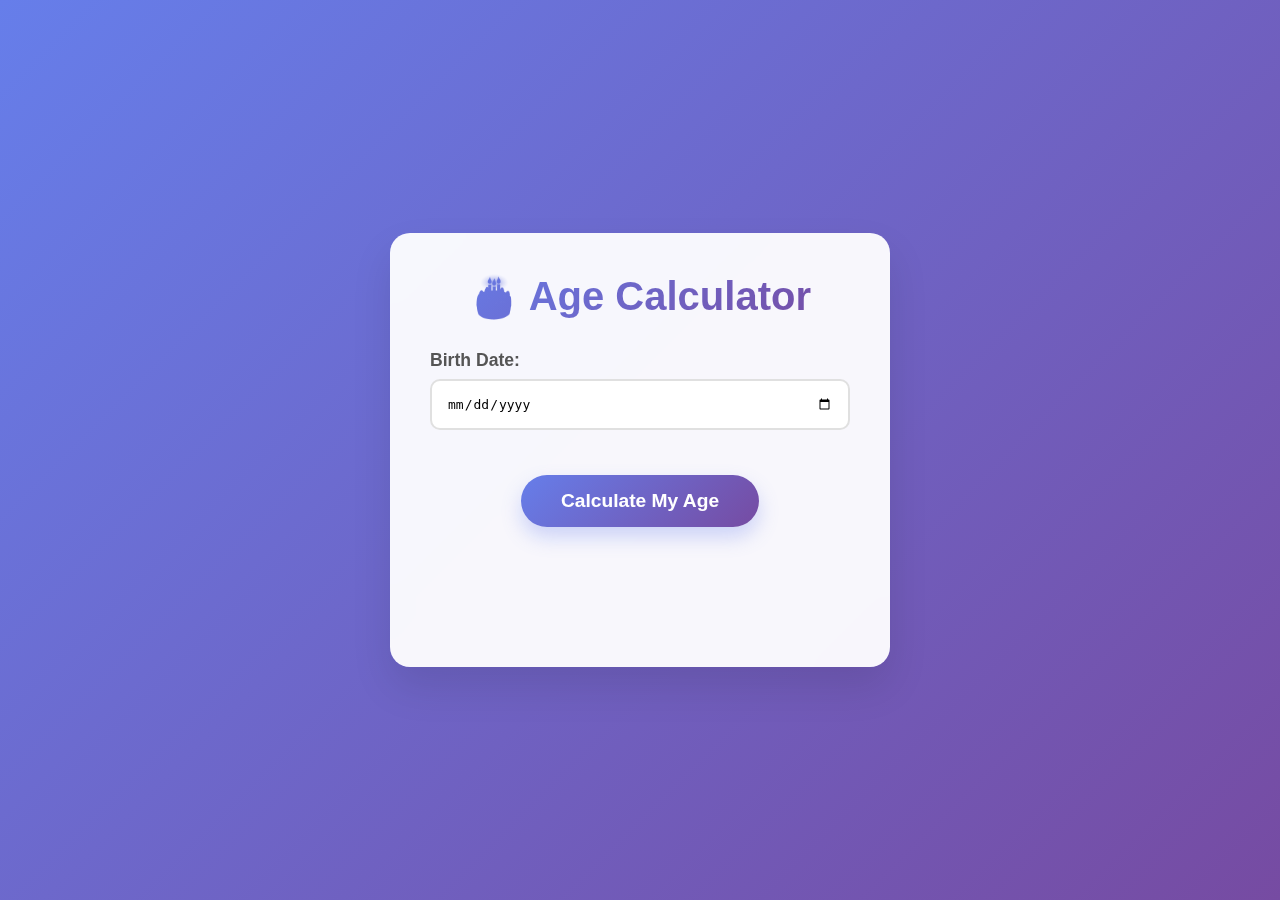
<file: Mini Projects JS/Age-Calculator/index.html>
<!DOCTYPE html>
<html lang="en">

<head>
    <meta charset="UTF-8">
    <meta name="viewport" content="width=device-width, initial-scale=1.0">
    <title>Age Calculator</title>
    <link rel="stylesheet" href="style.css">
</head>

<body>
    <div class="container">
        <h1>🎂 Age Calculator</h1>

        <div class="input-group">
            <label for="birthdate">Birth Date:</label>
            <input type="date" id="birthdate" required>
        </div>



        <button class="calculate-btn" onclick="calculateAge()">Calculate My Age</button>

        <div class="result" id="result"></div>
    </div>

</body>
<script src="script.js" defer></script>

</html>
</file>
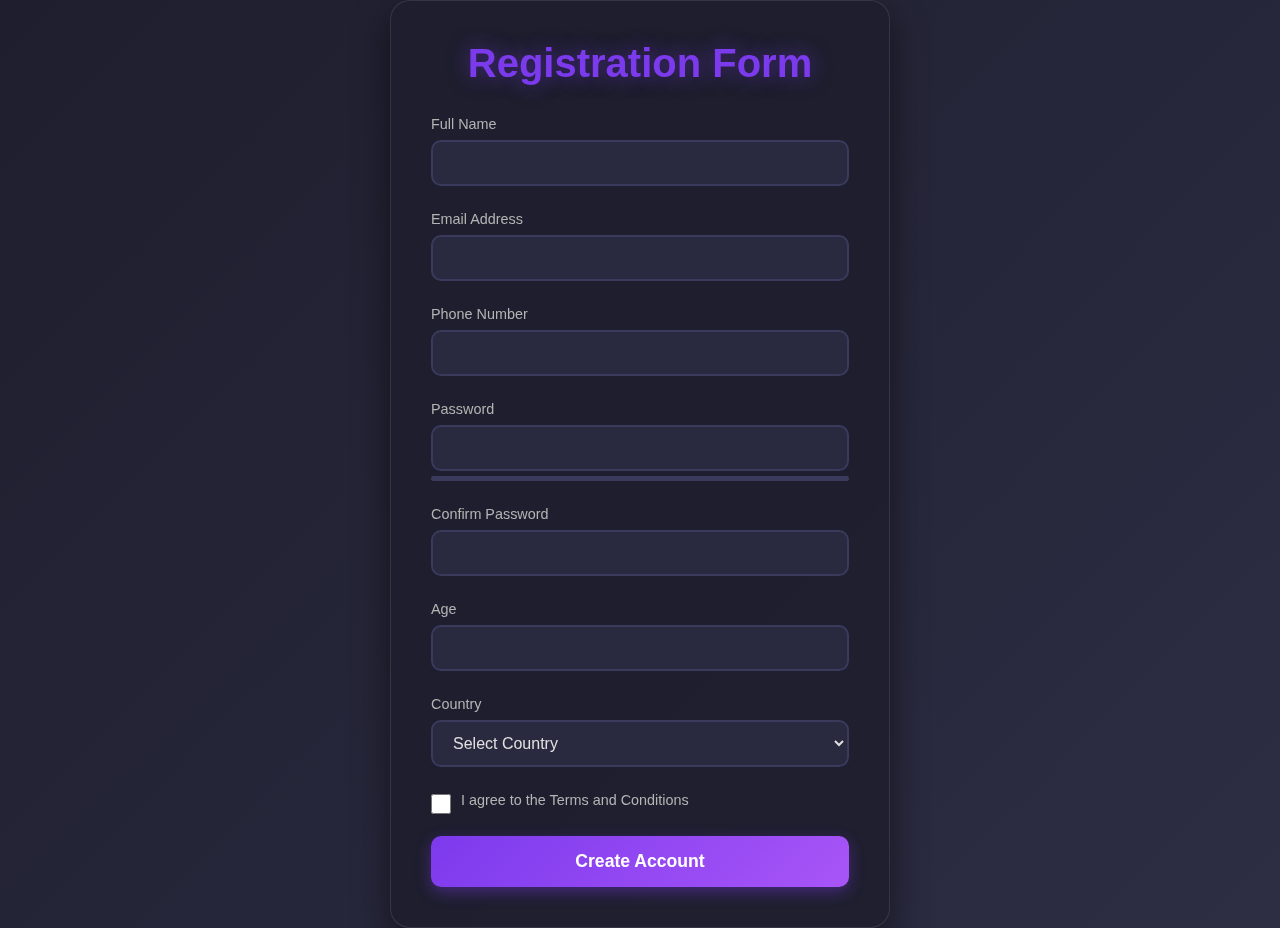
<file: Mini Projects JS/Form-Validation-Demo/index.html>
<!DOCTYPE html>
<html lang="en">

<head>
    <meta charset="UTF-8">
    <meta name="viewport" content="width=device-width, initial-scale=1.0">
    <title>Form Validation - Dark Theme</title>
    <link rel="stylesheet" href="style.css">
</head>

<body>
    <div class="container">
        <h1>Registration Form</h1>
        <form id="registrationForm">
            <div class="form-group">
                <label for="fullName">Full Name</label>
                <input type="text" id="fullName" name="fullName" required>
                <div class="error-message" id="nameError"></div>
            </div>

            <div class="form-group">
                <label for="email">Email Address</label>
                <input type="email" id="email" name="email" required>
                <div class="error-message" id="emailError"></div>
            </div>

            <div class="form-group">
                <label for="phone">Phone Number</label>
                <input type="tel" id="phone" name="phone" required>
                <div class="error-message" id="phoneError"></div>
            </div>

            <div class="form-group">
                <label for="password">Password</label>
                <input type="password" id="password" name="password" required>
                <div class="strength-indicator">
                    <div class="strength-bar" id="strengthBar"></div>
                </div>
                <div class="error-message" id="passwordError"></div>
            </div>

            <div class="form-group">
                <label for="confirmPassword">Confirm Password</label>
                <input type="password" id="confirmPassword" name="confirmPassword" required>
                <div class="error-message" id="confirmPasswordError"></div>
            </div>

            <div class="form-group">
                <label for="age">Age</label>
                <input type="text" id="age" name="age" required>
                <div class="error-message" id="ageError"></div>
            </div>

            <div class="form-group">
                <label for="country">Country</label>
                <select id="country" name="country" required>
                    <option value="">Select Country</option>
                    <option value="us">United States</option>
                    <option value="ca">Canada</option>
                    <option value="uk">United Kingdom</option>
                    <option value="au">Australia</option>
                    <option value="in">India</option>
                    <option value="de">Germany</option>
                    <option value="fr">France</option>
                    <option value="jp">Japan</option>
                </select>
                <div class="error-message" id="countryError"></div>
            </div>

            <div class="checkbox-group">
                <input type="checkbox" id="terms" name="terms" required>
                <label for="terms" class="checkbox-label">I agree to the Terms and Conditions</label>
            </div>
            <div class="error-message" id="termsError"></div>

            <button type="submit" class="submit-btn" id="submitBtn">Create Account</button>
        </form>

        <div class="success-message" id="successMessage">
            🎉 Account created successfully! Welcome aboard!
        </div>
    </div>

    
</body>
<script src="script.js" defer></script>
</html>
</file>
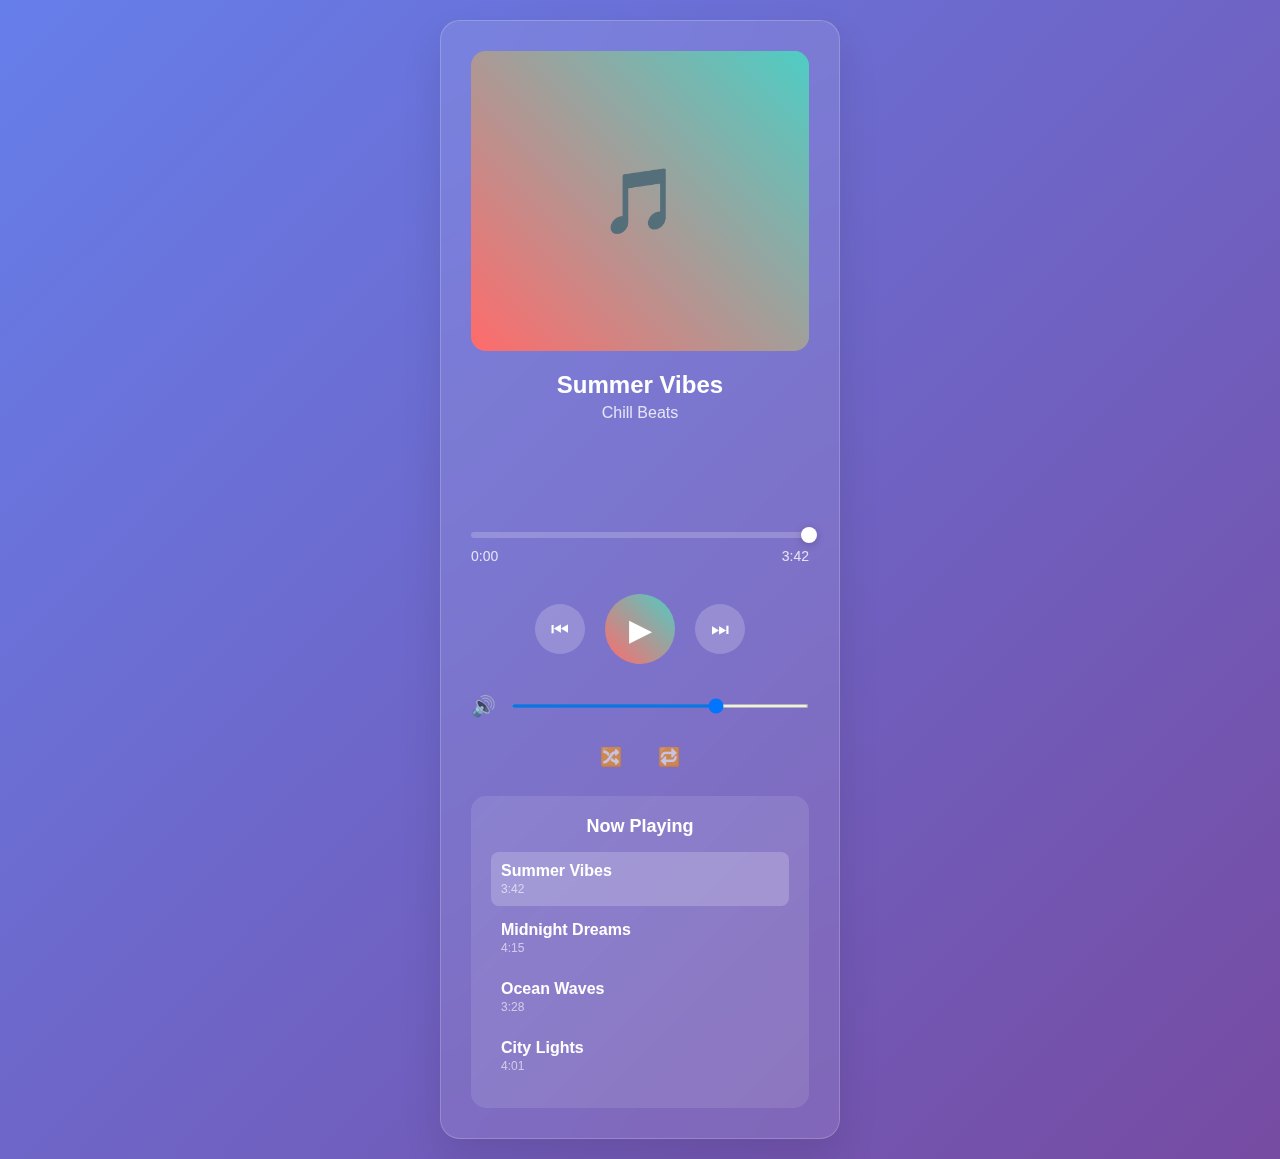
<file: Mini Projects JS/Music-Player/index.html>
<!DOCTYPE html>
<html lang="en">

<head>
    <meta charset="UTF-8">
    <meta name="viewport" content="width=device-width, initial-scale=1.0">
    <title>Modern Music Player</title>
    <link rel="stylesheet" href="style.css">
</head>

<body>
    <div class="music-player">
        <div class="album-art">
            <div class="music-icon">🎵</div>
        </div>

        <div class="track-info">
            <div class="track-title" id="trackTitle">Summer Vibes</div>
            <div class="track-artist" id="trackArtist">Chill Beats</div>
        </div>

        <div class="visualizer" id="visualizer">
            <div class="bar"></div>
            <div class="bar"></div>
            <div class="bar"></div>
            <div class="bar"></div>
            <div class="bar"></div>
            <div class="bar"></div>
            <div class="bar"></div>
            <div class="bar"></div>
        </div>

        <div class="progress-container">
            <div class="progress-bar" id="progressBar">
                <div class="progress" id="progress"></div>
            </div>
            <div class="time-display">
                <span id="currentTime">0:00</span>
                <span id="totalTime">3:42</span>
            </div>
        </div>

        <div class="controls">
            <button class="control-btn" id="prevBtn">⏮</button>
            <button class="control-btn play-btn" id="playBtn">▶</button>
            <button class="control-btn" id="nextBtn">⏭</button>
        </div>

        <div class="volume-container">
            <div class="volume-icon">🔊</div>
            <input type="range" class="volume-slider" id="volumeSlider" min="0" max="100" value="70">
        </div>

        <div class="shuffle-repeat">
            <button class="mode-btn" id="shuffleBtn">🔀</button>
            <button class="mode-btn" id="repeatBtn">🔁</button>
        </div>

        <div class="playlist">
            <div class="playlist-title">Now Playing</div>
            <div class="playlist-item active" data-index="0">
                <div>
                    <div class="track-name">Summer Vibes</div>
                    <div class="track-duration">3:42</div>
                </div>
            </div>
            <div class="playlist-item" data-index="1">
                <div>
                    <div class="track-name">Midnight Dreams</div>
                    <div class="track-duration">4:15</div>
                </div>
            </div>
            <div class="playlist-item" data-index="2">
                <div>
                    <div class="track-name">Ocean Waves</div>
                    <div class="track-duration">3:28</div>
                </div>
            </div>
            <div class="playlist-item" data-index="3">
                <div>
                    <div class="track-name">City Lights</div>
                    <div class="track-duration">4:01</div>
                </div>
            </div>
        </div>
    </div>

</body>
<script src="script.js" defer></script>
</html>
</file>
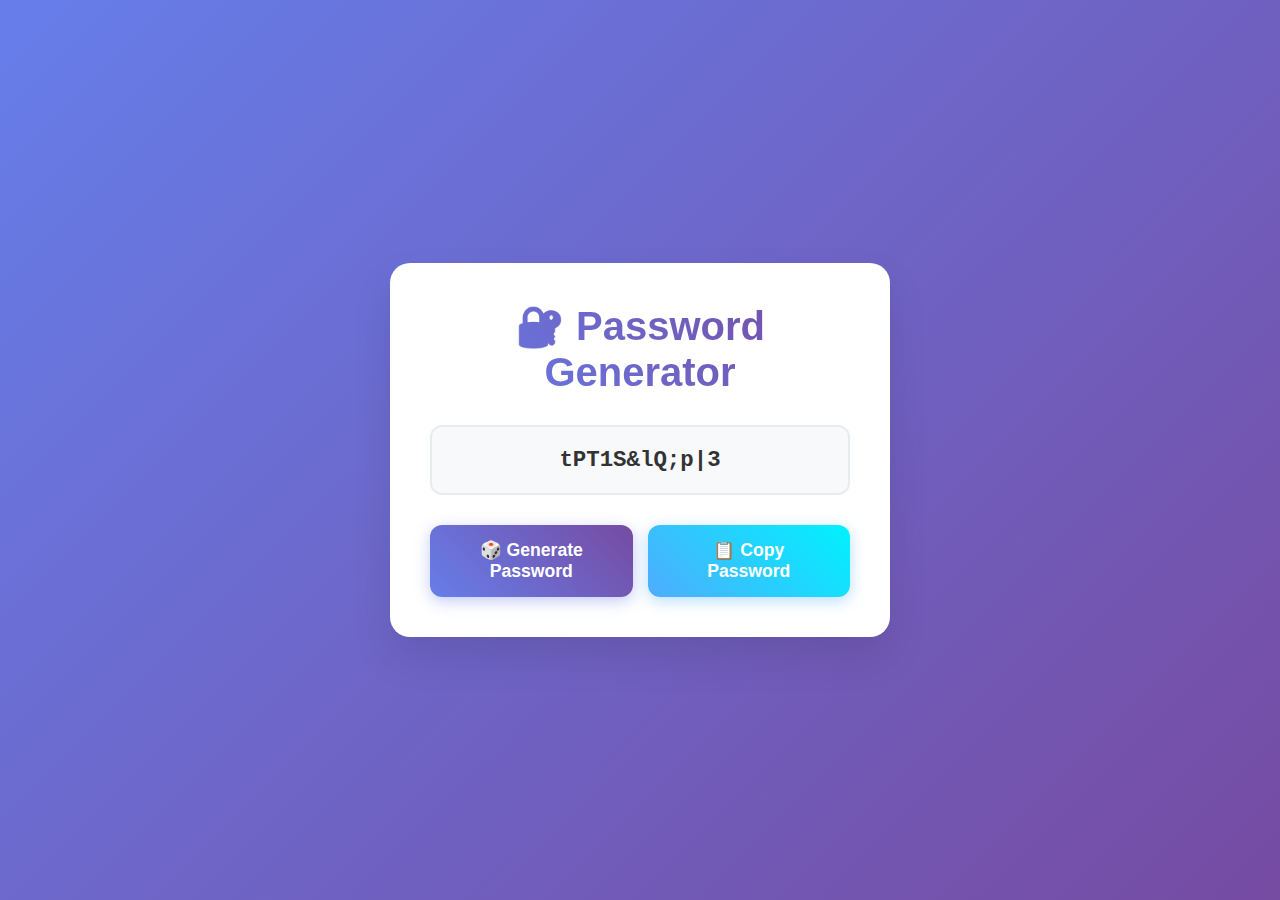
<file: Mini Projects JS/Password-Generator/index.html>
<!DOCTYPE html>
<html lang="en">

<head>
    <meta charset="UTF-8">
    <meta name="viewport" content="width=device-width, initial-scale=1.0">
    <title>Random Password Generator</title>
    <link rel="stylesheet" href="style.css">
</head>

<body>
    <div class="container">
        <h1>🔐 Password Generator</h1>

        <div class="password-display" id="passwordDisplay">
            Click "Generate Password" to create a secure password
        </div>



        <div class="controls">
            <button class="btn btn-generate" onclick="generatePassword()">
                🎲 Generate Password
            </button>
            <button class="btn btn-copy" id="copyBtn" onclick="copyPassword()" disabled>
                📋 Copy Password
            </button>
        </div>
    </div>

    <div class="copy-feedback" id="copyFeedback">
        Password copied to clipboard! ✓
    </div>

</body>
<script src="script.js" defer></script>
</html>
</file>
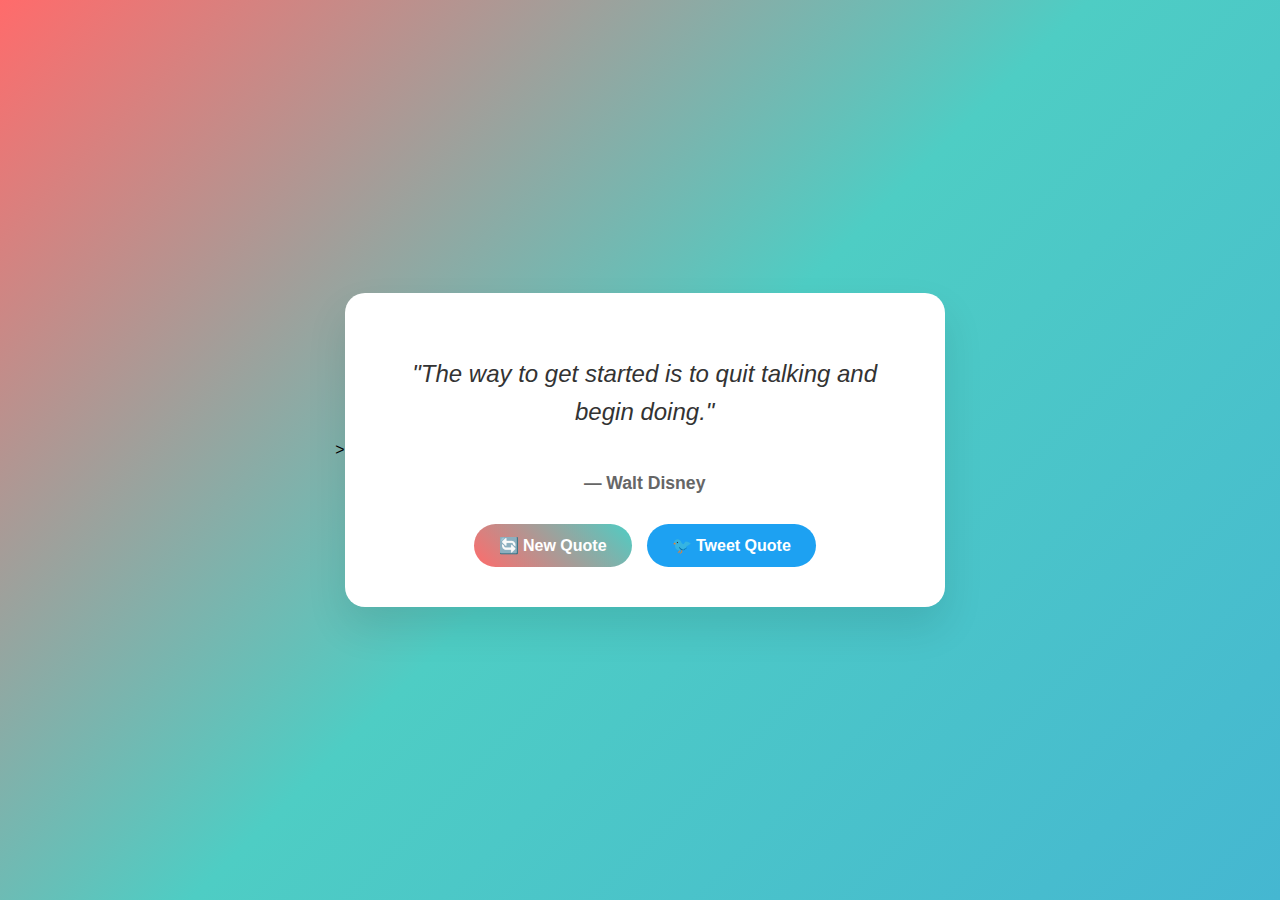
<file: Mini Projects JS/Quote-Generator/index.html>
<!DOCTYPE html>
<html lang="en">

<head>
    <meta charset="UTF-8">
    <meta name="viewport" content="width=device-width, initial-scale=1.0">
    <title>Quote Generator</title>
    <link rel="stylesheet" href="style.css">>
</head>

<body>
    <div class="quote-container">
        <div class="quote-text" id="quoteText">
            Loading inspirational quote...
        </div>
        <div class="quote-author" id="quoteAuthor">
            — Loading...
        </div>
        <div class="button-container">
            <button class="btn btn-primary" id="newQuoteBtn">
                🔄 New Quote
            </button>
            <button class="btn btn-twitter" id="tweetBtn">
                🐦 Tweet Quote
            </button>
        </div>
    </div>

</body>
<script src="script.js" defer></script>
</html>
</file>
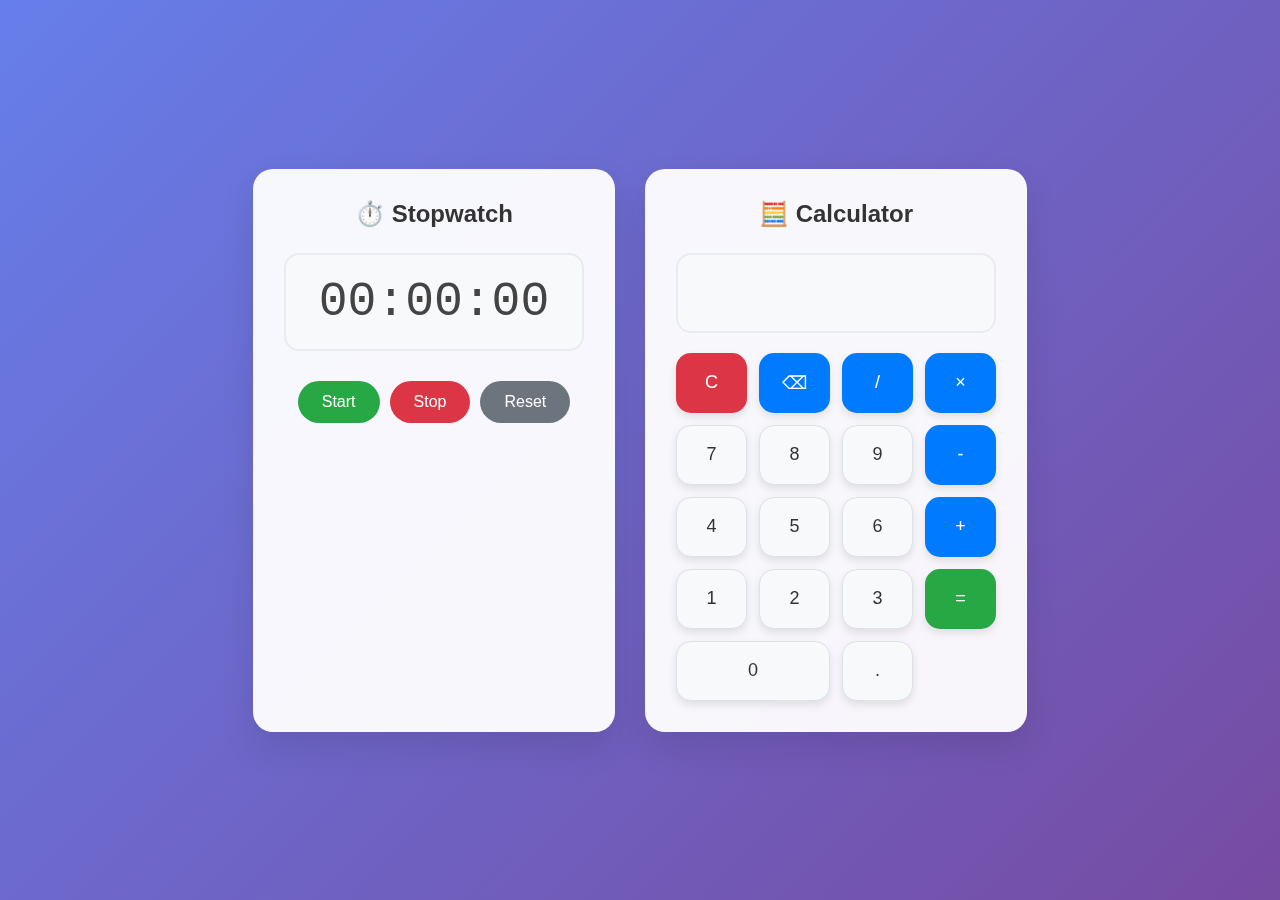
<file: Mini Projects JS/Stopwatch-Calci/index.html>
<!DOCTYPE html>
<html lang="en">

<head>
    <meta charset="UTF-8">
    <meta name="viewport" content="width=device-width, initial-scale=1.0">
    <title>Stopwatch & Calculator</title>
    <link rel="stylesheet" href="style.css">
</head>

<body>
    <div class="container">
        <!-- Stopwatch -->
        <div class="app-card">
            <h2 class="app-title">⏱️ Stopwatch</h2>
            <div class="stopwatch">
                <div class="time-display" id="timeDisplay">00:00:00</div>
                <div class="controls">
                    <button class="btn btn-start" id="startBtn">Start</button>
                    <button class="btn btn-stop" id="stopBtn">Stop</button>
                    <button class="btn btn-reset" id="resetBtn">Reset</button>
                </div>
            </div>
        </div>

        <!-- Calculator -->
        <div class="app-card">
            <h2 class="app-title">🧮 Calculator</h2>
            <div class="calculator">
                <input type="text" class="calc-display" id="calcDisplay" readonly>
                <div class="calc-buttons">
                    <button class="calc-btn clear" onclick="clearDisplay()">C</button>
                    <button class="calc-btn operator" onclick="deleteLast()">⌫</button>
                    <button class="calc-btn operator" onclick="appendToDisplay('/')">/</button>
                    <button class="calc-btn operator" onclick="appendToDisplay('*')">×</button>

                    <button class="calc-btn number" onclick="appendToDisplay('7')">7</button>
                    <button class="calc-btn number" onclick="appendToDisplay('8')">8</button>
                    <button class="calc-btn number" onclick="appendToDisplay('9')">9</button>
                    <button class="calc-btn operator" onclick="appendToDisplay('-')">-</button>

                    <button class="calc-btn number" onclick="appendToDisplay('4')">4</button>
                    <button class="calc-btn number" onclick="appendToDisplay('5')">5</button>
                    <button class="calc-btn number" onclick="appendToDisplay('6')">6</button>
                    <button class="calc-btn operator" onclick="appendToDisplay('+')">+</button>

                    <button class="calc-btn number" onclick="appendToDisplay('1')">1</button>
                    <button class="calc-btn number" onclick="appendToDisplay('2')">2</button>
                    <button class="calc-btn number" onclick="appendToDisplay('3')">3</button>
                    <button class="calc-btn equals" onclick="calculate()" rowspan="2">=</button>

                    <button class="calc-btn number zero" onclick="appendToDisplay('0')">0</button>
                    <button class="calc-btn number" onclick="appendToDisplay('.')">.</button>
                </div>
            </div>
        </div>
    </div>

</body>
<script src="script.js" defer></script>
</html>
</file>
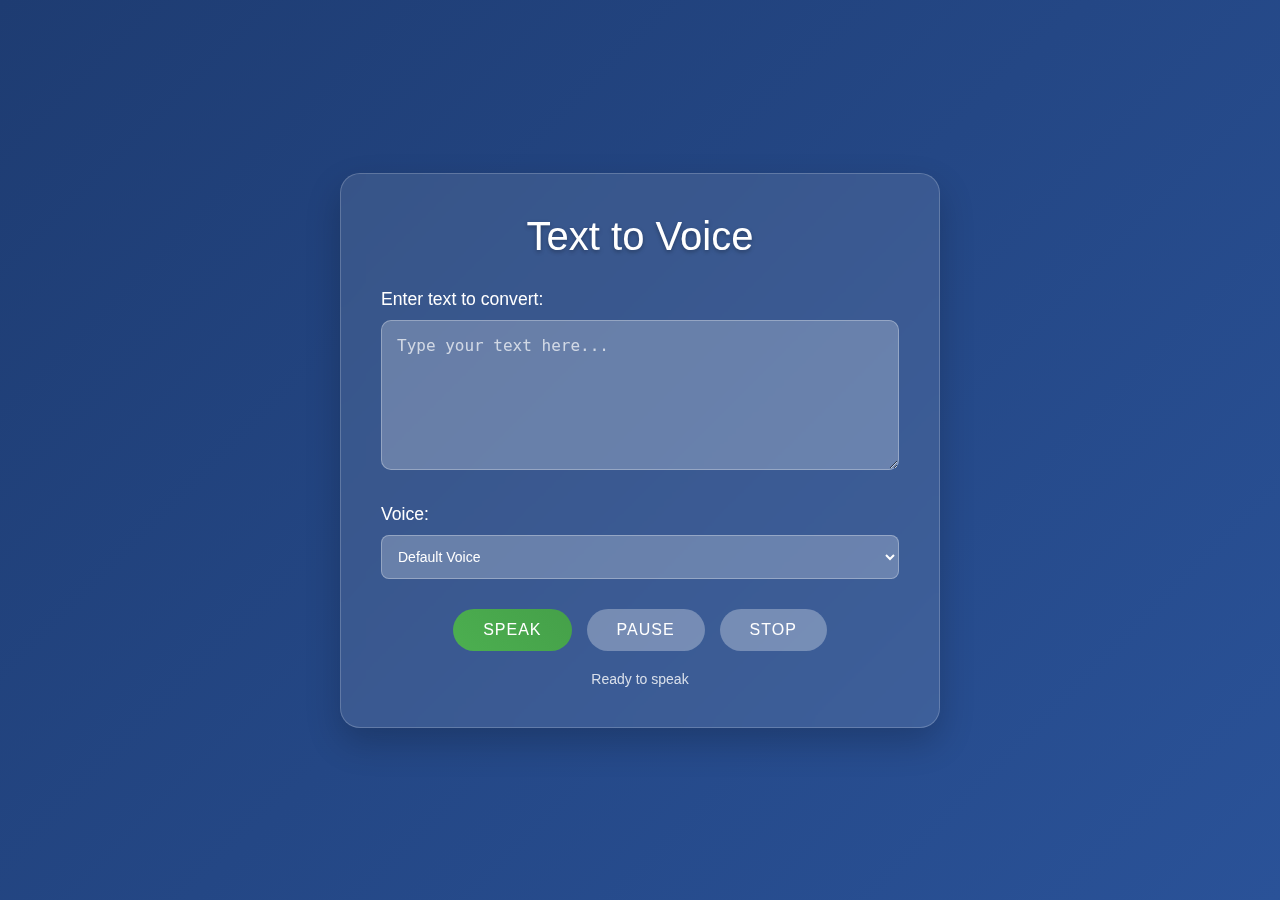
<file: Mini Projects JS/Text-to-Speech/index.html>
<!DOCTYPE html>
<html lang="en">
<head>
    <meta charset="UTF-8">
    <meta name="viewport" content="width=device-width, initial-scale=1.0">
    <title>Text to Voice Converter</title>
    <link rel="stylesheet" href="style.css">
</head>
<body>
    <div class="container">
        <h1>Text to Voice</h1>
        
        <div class="input-section">
            <label for="textInput">Enter text to convert:</label>
            <textarea id="textInput" placeholder="Type your text here..." maxlength="1000"></textarea>
        </div>

        <div class="controls">
            <div class="control-group">
                <label for="voiceSelect">Voice:</label>
                <select id="voiceSelect">
                    <option value="">Select a voice...</option>
                </select>
            </div>
        </div>

        <div class="buttons">
            <button id="speakBtn" class="speak-btn">Speak</button>
            <button id="pauseBtn" class="pause-btn">Pause</button>
            <button id="stopBtn" class="stop-btn">Stop</button>
        </div>

        <div id="status" class="status">Ready to speak</div>
    </div>

</body>
<script src="script.js" defer></script>
</html>
</file>
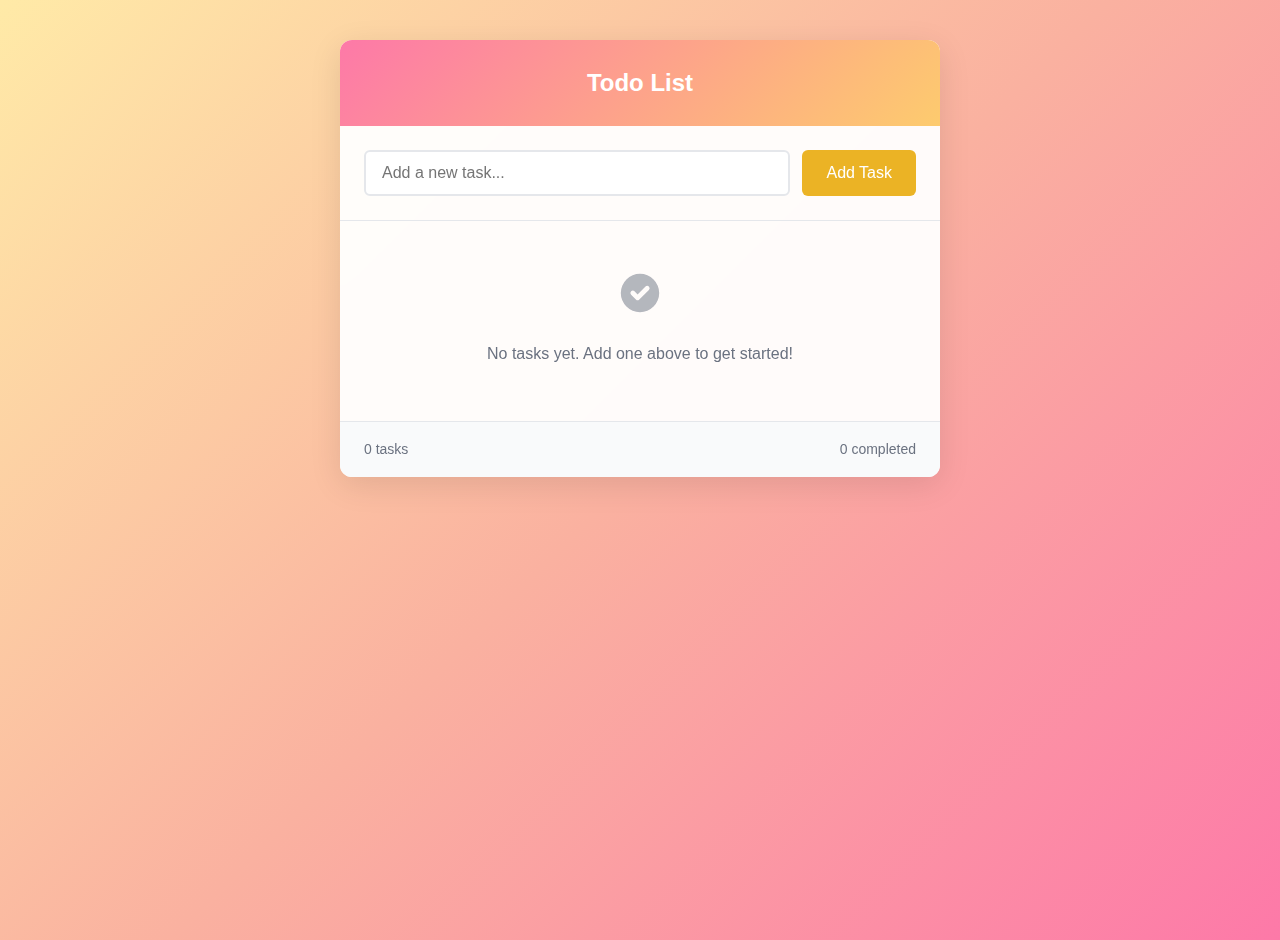
<file: Mini Projects JS/Todo-List/index.html>
<!DOCTYPE html>
<html lang="en">

<head>
    <meta charset="UTF-8">
    <meta name="viewport" content="width=device-width, initial-scale=1.0">
    <title>Todo List</title>
    <link rel="stylesheet" href="style.css">
</head>

<body>
    <div class="container">
        <div class="header">
            <h1>Todo List</h1>
        </div>

        <div class="input-section">
            <div class="input-container">
                <input type="text" class="todo-input" placeholder="Add a new task..." id="todoInput" maxlength="100">
                <button class="add-btn" id="addBtn">Add Task</button>
            </div>
        </div>

        <div class="todo-list" id="todoList">
            <div class="empty-state" id="emptyState">
                <svg fill="currentColor" viewBox="0 0 20 20">
                    <path fill-rule="evenodd"
                        d="M10 18a8 8 0 100-16 8 8 0 000 16zm3.707-9.293a1 1 0 00-1.414-1.414L9 10.586 7.707 9.293a1 1 0 00-1.414 1.414l2 2a1 1 0 001.414 0l4-4z"
                        clip-rule="evenodd" />
                </svg>
                <p>No tasks yet. Add one above to get started!</p>
            </div>
        </div>

        <div class="stats" id="stats">
            <span id="totalTasks">0 tasks</span>
            <span id="completedTasks">0 completed</span>
        </div>
    </div>

</body>
<script src="script.js" defer></script>
</html>
</file>
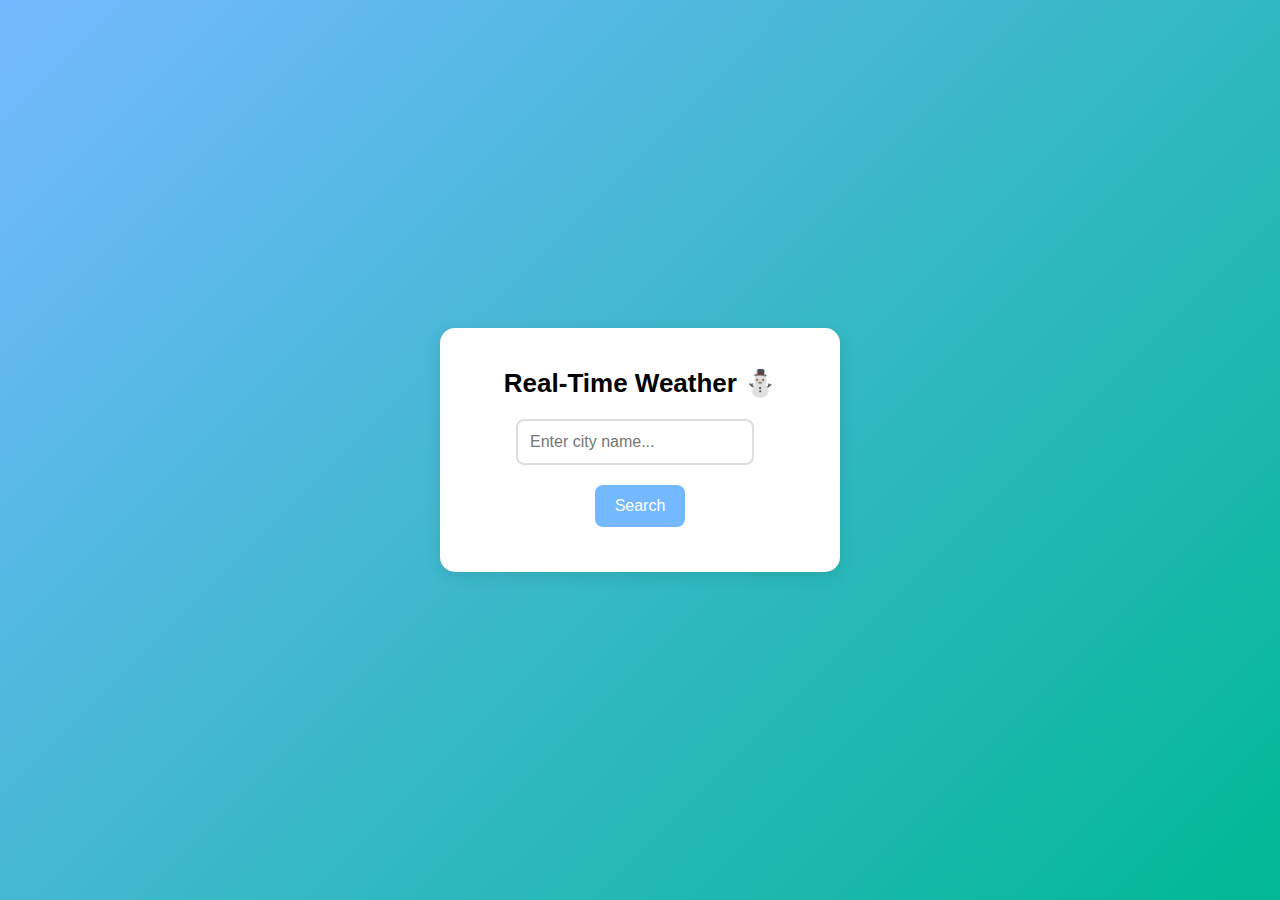
<file: Mini Projects JS/World-Weather/index.html>
<!DOCTYPE html>
<html lang="en">

<head>
    <meta charset="UTF-8">
    <meta name="viewport" content="width=device-width, initial-scale=1.0">
    <title>World Weather</title>
    <link rel="stylesheet" href="style.css">
</head>

<body>
    <div class="weather-container">
        <div class="default-message" id="defaultMessage">
            Real-Time Weather &#9924;
        </div>
        <div class="search-container">
            <input type="text" class="search-input" placeholder="Enter city name..." id="cityInput">
            <button class="search-btn" id="searchBtn">Search</button>
        </div>

        <div class="loading" id="loading">Loading...</div>
        <div class="error" id="error">Please enter valid City</div>



        <div class="weather-info" id="weatherInfo">
            <div class="city-name" id="cityName"></div>
            <div class="weather-icon" id="weatherIcon"></div>
            <div class="temperature" id="temperature"></div>
            <div class="description" id="description"></div>

            <div class="weather-details">
                <div class="detail-item">
                    <div class="detail-label">Feels Like</div>
                    <div class="detail-value" id="feelsLike"></div>
                </div>
                <div class="detail-item">
                    <div class="detail-label">Humidity</div>
                    <div class="detail-value" id="humidity"></div>
                </div>
                <div class="detail-item">
                    <div class="detail-label">Wind Speed</div>
                    <div class="detail-value" id="windSpeed"></div>
                </div>
                <div class="detail-item">
                    <div class="detail-label">Pressure</div>
                    <div class="detail-value" id="pressure"></div>
                </div>
            </div>
        </div>
    </div>

</body>
<script src="script.js" defer></script>
</html>
</file>
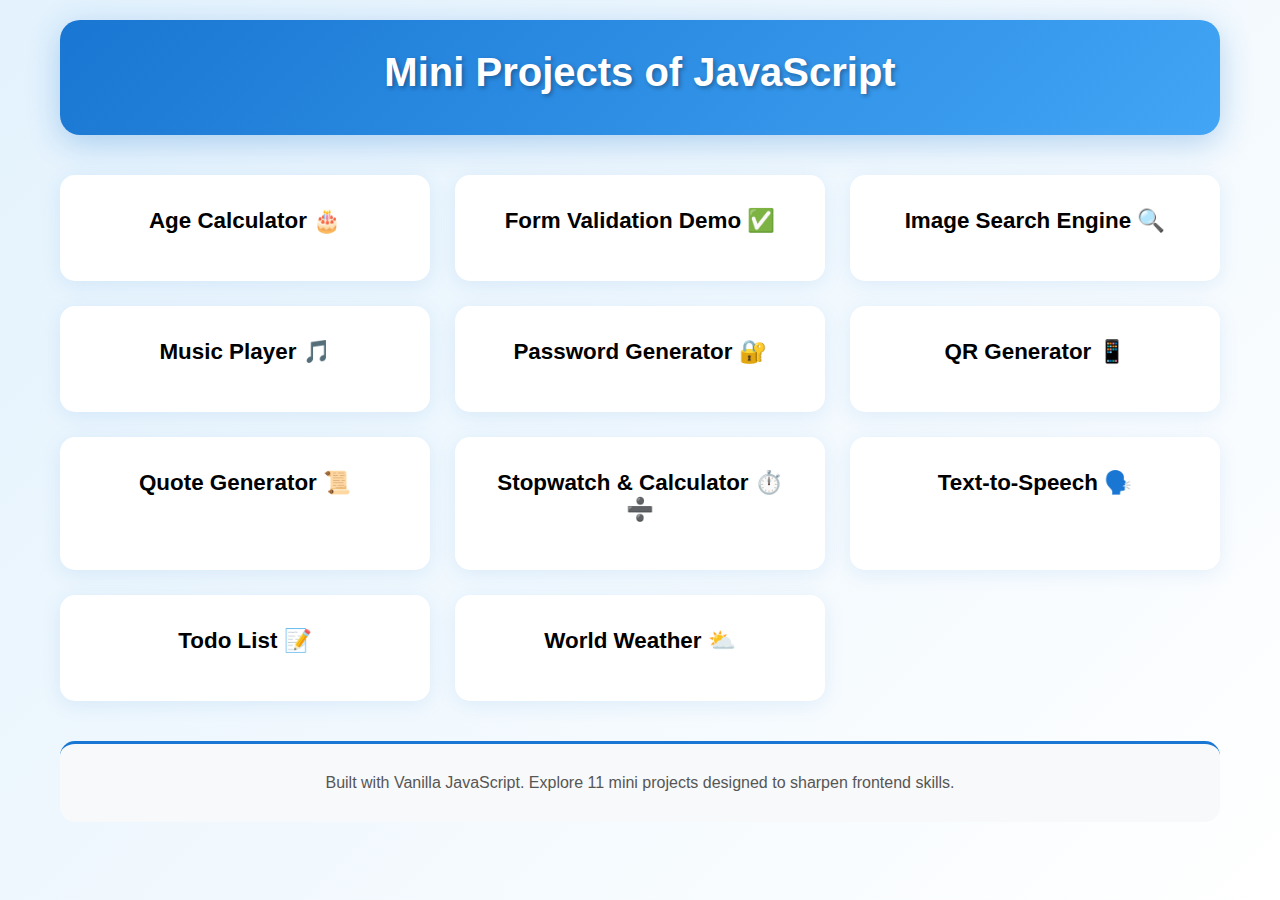
<file: Mini Projects JS/Final-Launcher/main.html>
<!DOCTYPE html>
<html lang="en">

<head>
    <meta charset="UTF-8">
    <meta name="viewport" content="width=device-width, initial-scale=1.0">
    <title>Mini JS Projects</title>
    <link rel="stylesheet" href="main.css">
</head>

<body>
    <div class="container">
        <div class="header">
            <h1>Mini Projects of JavaScript</h1>
        </div>

        <div class="sections-grid">
            <a href="../Age-Calculator/index.html" class="section-card">

                <h2 class="section-title">Age Calculator 🎂</h2>

            </a>

            <a href="../Form-Validation-Demo/index.html" class="section-card">

                <h2 class="section-title">Form Validation Demo ✅</h2>

            </a>

            <a href="../Image-Search-Engine/index.html" class="section-card">

                <h2 class="section-title">Image Search Engine 🔍</h2>

            </a>

            <a href="../Music-Player/index.html" class="section-card">

                <h2 class="section-title">Music Player 🎵</h2>

            </a>

            <a href="../Password-Generator/index.html" class="section-card">

                <h2 class="section-title">Password Generator 🔐</h2>

            </a>

            <a href="../QR-Generator/index.html" class="section-card">

                <h2 class="section-title">QR Generator 📱</h2>

            </a>

            <a href="../Quote-Generator/index.html" class="section-card">

                <h2 class="section-title">Quote Generator 📜</h2>

            </a>

            <a href="../Stopwatch-Calci/index.html" class="section-card">

                <h2 class="section-title">Stopwatch & Calculator ⏱️➗</h2>

            </a>

            <a href="../Text-to-Speech/index.html" class="section-card">

                <h2 class="section-title">Text-to-Speech 🗣️</h2>

            </a>

            <a href="../Todo-List/index.html" class="section-card">

                <h2 class="section-title">Todo List 📝</h2>

            </a>

            <a href="../World-Weather/index.html" class="section-card">

                <h2 class="section-title">World Weather ⛅</h2>

            </a>
        </div>

        <div class="footer">
            <p>Built with Vanilla JavaScript.
                Explore 11 mini projects designed to sharpen frontend skills.

            </p>
        </div>
    </div>

</body>

</html>
</file>
<file: Mini Projects JS/Age-Calculator/style.css>
* {
  margin: 0;
  padding: 0;
  box-sizing: border-box;
}

body {
  font-family: "Segoe UI", Tahoma, Geneva, Verdana, sans-serif;
  background: linear-gradient(135deg, #667eea 0%, #764ba2 100%);
  min-height: 100vh;
  display: flex;
  justify-content: center;
  align-items: center;
  padding: 20px;
}

.container {
  background: rgba(255, 255, 255, 0.95);
  backdrop-filter: blur(10px);
  border-radius: 20px;
  box-shadow: 0 20px 40px rgba(0, 0, 0, 0.1);
  padding: 40px;
  max-width: 500px;
  width: 100%;
  text-align: center;
  transition: transform 0.3s ease;
}

.container:hover {
  transform: translateY(-5px);
}

h1 {
  color: #333;
  margin-bottom: 30px;
  font-size: 2.5em;
  font-weight: 700;
  background: linear-gradient(135deg, #667eea, #764ba2);
  -webkit-background-clip: text;
  -webkit-text-fill-color: transparent;
  background-clip: text;
}

.input-group {
  margin-bottom: 25px;
  text-align: left;
}

label {
  display: block;
  margin-bottom: 8px;
  color: #555;
  font-weight: 600;
  font-size: 1.1em;
}

input[type="date"],
input[type="time"] {
  width: 100%;
  padding: 15px;
  border: 2px solid #e0e0e0;
  border-radius: 10px;
  font-size: 1em;
  transition: all 0.3s ease;
  background: white;
}

input[type="date"]:focus,
input[type="time"]:focus {
  outline: none;
  border-color: #667eea;
  box-shadow: 0 0 0 3px rgba(102, 126, 234, 0.1);
}

.calculate-btn {
  background: linear-gradient(135deg, #667eea, #764ba2);
  color: white;
  padding: 15px 40px;
  border: none;
  border-radius: 50px;
  font-size: 1.2em;
  font-weight: 600;
  cursor: pointer;
  transition: all 0.3s ease;
  margin: 20px 0;
  box-shadow: 0 10px 20px rgba(102, 126, 234, 0.3);
}

.calculate-btn:hover {
  transform: translateY(-2px);
  box-shadow: 0 15px 30px rgba(102, 126, 234, 0.4);
}

.calculate-btn:active {
  transform: translateY(0);
}

.result {
  margin-top: 30px;
  padding: 25px;
  background: linear-gradient(135deg, #f8f9ff, #e8f0fe);
  border-radius: 15px;
  border-left: 5px solid #667eea;
  text-align: left;
  opacity: 0;
  transform: translateY(20px);
  transition: all 0.5s ease;
}

.result.show {
  opacity: 1;
  transform: translateY(0);
}

.age-display {
  font-size: 1.5em;
  font-weight: 700;
  color: #333;
  margin-bottom: 15px;
  text-align: center;
}

.detail-item {
  display: flex;
  justify-content: space-between;
  margin-bottom: 10px;
  padding: 8px 0;
  border-bottom: 1px solid #e0e0e0;
}

.detail-item:last-child {
  border-bottom: none;
}

.detail-label {
  font-weight: 600;
  color: #555;
}

.detail-value {
  font-weight: 500;
  color: #333;
}

.fun-facts {
  margin-top: 20px;
  padding: 20px;
  background: linear-gradient(135deg, #fff5f5, #fef2f2);
  border-radius: 10px;
  border-left: 4px solid #f56565;
}

.fun-facts h3 {
  color: #c53030;
  margin-bottom: 10px;
  font-size: 1.2em;
}

.fun-fact {
  margin-bottom: 8px;
  color: #666;
}

@media (max-width: 600px) {
  .container {
    padding: 30px 20px;
  }

  h1 {
    font-size: 2em;
  }

  .age-display {
    font-size: 1.3em;
  }
}
</file>
<file: Mini Projects JS/Form-Validation-Demo/style.css>
* {
  margin: 0;
  padding: 0;
  box-sizing: border-box;
}

body {
  font-family: "Arial", sans-serif;
  background: linear-gradient(135deg, #1e1e2e 0%, #2d2d44 100%);
  min-height: 100vh;
  display: flex;
  justify-content: center;
  align-items: center;
  color: #e0e0e0;
}

.container {
  background: rgba(30, 30, 46, 0.9);
  padding: 40px;
  border-radius: 20px;
  box-shadow: 0 15px 35px rgba(0, 0, 0, 0.5);
  width: 100%;
  max-width: 500px;
  backdrop-filter: blur(10px);
  border: 1px solid rgba(255, 255, 255, 0.1);
}

h1 {
  text-align: center;
  margin-bottom: 30px;
  color: #7c3aed;
  font-size: 2.5em;
  text-shadow: 0 0 20px rgba(124, 58, 237, 0.5);
}

.form-group {
  margin-bottom: 25px;
}

label {
  display: block;
  margin-bottom: 8px;
  color: #b4b4b4;
  font-weight: 500;
  font-size: 0.9em;
}

input[type="text"],
input[type="email"],
input[type="password"],
input[type="tel"],
select {
  width: 100%;
  padding: 12px 16px;
  border: 2px solid #3a3a5c;
  border-radius: 10px;
  background: rgba(45, 45, 68, 0.8);
  color: #e0e0e0;
  font-size: 1em;
  transition: all 0.3s ease;
}

input[type="text"]:focus,
input[type="email"]:focus,
input[type="password"]:focus,
input[type="tel"]:focus,
select:focus {
  outline: none;
  border-color: #7c3aed;
  box-shadow: 0 0 15px rgba(124, 58, 237, 0.3);
  transform: translateY(-2px);
}

input.valid {
  border-color: #22c55e;
  box-shadow: 0 0 10px rgba(34, 197, 94, 0.3);
}

input.invalid {
  border-color: #ef4444;
  box-shadow: 0 0 10px rgba(239, 68, 68, 0.3);
}

.error-message {
  color: #ef4444;
  font-size: 0.85em;
  margin-top: 5px;
  display: none;
  animation: fadeIn 0.3s ease;
}

.error-message.show {
  display: block;
}

@keyframes fadeIn {
  from {
    opacity: 0;
    transform: translateY(-10px);
  }
  to {
    opacity: 1;
    transform: translateY(0);
  }
}

.submit-btn {
  width: 100%;
  padding: 15px;
  background: linear-gradient(135deg, #7c3aed 0%, #a855f7 100%);
  color: white;
  border: none;
  border-radius: 10px;
  font-size: 1.1em;
  font-weight: 600;
  cursor: pointer;
  transition: all 0.3s ease;
  margin-top: 20px;
  box-shadow: 0 5px 15px rgba(124, 58, 237, 0.4);
}

.submit-btn:hover {
  transform: translateY(-3px);
  box-shadow: 0 8px 25px rgba(124, 58, 237, 0.6);
}

.submit-btn:active {
  transform: translateY(0);
}

.submit-btn:disabled {
  background: #6b7280;
  cursor: not-allowed;
  transform: none;
  box-shadow: none;
}

.success-message {
  background: linear-gradient(135deg, #22c55e 0%, #16a34a 100%);
  color: white;
  padding: 15px;
  border-radius: 10px;
  text-align: center;
  margin-top: 20px;
  display: none;
  animation: slideIn 0.5s ease;
}

.success-message.show {
  display: block;
}

@keyframes slideIn {
  from {
    transform: translateY(-20px);
    opacity: 0;
  }
  to {
    transform: translateY(0);
    opacity: 1;
  }
}

.checkbox-group {
  display: flex;
  align-items: center;
  gap: 10px;
  margin-top: 20px;
}

input[type="checkbox"] {
  width: 20px;
  height: 20px;
  accent-color: #7c3aed;
}

.checkbox-label {
  font-size: 0.9em;
  color: #b4b4b4;
}

.strength-indicator {
  height: 5px;
  background: #3a3a5c;
  border-radius: 3px;
  margin-top: 5px;
  overflow: hidden;
}

.strength-bar {
  height: 100%;
  width: 0%;
  transition: all 0.3s ease;
  border-radius: 3px;
}

.strength-weak {
  background: #ef4444;
  width: 33%;
}
.strength-medium {
  background: #f59e0b;
  width: 66%;
}
.strength-strong {
  background: #22c55e;
  width: 100%;
}
</file>
<file: Mini Projects JS/Music-Player/style.css>
* {
  margin: 0;
  padding: 0;
  box-sizing: border-box;
}

body {
  font-family: "Arial", sans-serif;
  background: linear-gradient(135deg, #667eea 0%, #764ba2 100%);
  min-height: 100vh;
  display: flex;
  justify-content: center;
  align-items: center;
  padding: 20px;
}

.music-player {
  background: rgba(255, 255, 255, 0.1);
  backdrop-filter: blur(20px);
  border-radius: 20px;
  padding: 30px;
  box-shadow: 0 20px 40px rgba(0, 0, 0, 0.1);
  border: 1px solid rgba(255, 255, 255, 0.2);
  width: 100%;
  max-width: 400px;
  color: white;
}

.album-art {
  width: 100%;
  height: 300px;
  background: linear-gradient(45deg, #ff6b6b, #4ecdc4);
  border-radius: 15px;
  display: flex;
  align-items: center;
  justify-content: center;
  font-size: 48px;
  margin-bottom: 20px;
  position: relative;
  overflow: hidden;
}

.album-art::before {
  content: "";
  position: absolute;
  top: 0;
  left: 0;
  right: 0;
  bottom: 0;
  background: linear-gradient(
    45deg,
    rgba(255, 107, 107, 0.8) 0%,
    rgba(78, 205, 196, 0.8) 100%
  );
  animation: albumRotate 20s linear infinite;
}

@keyframes albumRotate {
  0% {
    transform: rotate(0deg);
  }
  100% {
    transform: rotate(360deg);
  }
}

.music-icon {
  position: relative;
  z-index: 1;
  font-size: 64px;
}

.track-info {
  text-align: center;
  margin-bottom: 30px;
}

.track-title {
  font-size: 24px;
  font-weight: bold;
  margin-bottom: 5px;
  white-space: nowrap;
  overflow: hidden;
  text-overflow: ellipsis;
}

.track-artist {
  font-size: 16px;
  opacity: 0.8;
  margin-bottom: 15px;
}

.progress-container {
  margin-bottom: 30px;
}

.progress-bar {
  width: 100%;
  height: 6px;
  background: rgba(255, 255, 255, 0.2);
  border-radius: 3px;
  margin-bottom: 10px;
  cursor: pointer;
  position: relative;
}

.progress {
  height: 100%;
  background: linear-gradient(90deg, #ff6b6b, #4ecdc4);
  border-radius: 3px;
  width: 0%;
  transition: width 0.1s ease;
}

.progress::after {
  content: "";
  position: absolute;
  right: -8px;
  top: 50%;
  transform: translateY(-50%);
  width: 16px;
  height: 16px;
  background: white;
  border-radius: 50%;
  box-shadow: 0 2px 8px rgba(0, 0, 0, 0.2);
}

.time-display {
  display: flex;
  justify-content: space-between;
  font-size: 14px;
  opacity: 0.8;
}

.controls {
  display: flex;
  justify-content: center;
  align-items: center;
  gap: 20px;
  margin-bottom: 30px;
}

.control-btn {
  background: rgba(255, 255, 255, 0.2);
  border: none;
  color: white;
  width: 50px;
  height: 50px;
  border-radius: 50%;
  font-size: 20px;
  cursor: pointer;
  transition: all 0.3s ease;
  display: flex;
  align-items: center;
  justify-content: center;
}

.control-btn:hover {
  background: rgba(255, 255, 255, 0.3);
  transform: scale(1.1);
}

.play-btn {
  width: 70px;
  height: 70px;
  font-size: 30px;
  background: linear-gradient(45deg, #ff6b6b, #4ecdc4);
}

.play-btn:hover {
  transform: scale(1.1);
  box-shadow: 0 10px 20px rgba(0, 0, 0, 0.2);
}

.volume-container {
  display: flex;
  align-items: center;
  gap: 15px;
  margin-bottom: 20px;
}

.volume-slider {
  flex: 1;
  height: 4px;
  background: rgba(255, 255, 255, 0.2);
  border-radius: 2px;
  outline: none;
  cursor: pointer;
}

.volume-slider::-webkit-slider-thumb {
  -webkit-appearance: none;
  width: 16px;
  height: 16px;
  background: white;
  border-radius: 50%;
  cursor: pointer;
}

.volume-icon {
  font-size: 20px;
  opacity: 0.8;
}

.playlist {
  background: rgba(255, 255, 255, 0.1);
  border-radius: 15px;
  padding: 20px;
  margin-top: 20px;
}

.playlist-title {
  font-size: 18px;
  font-weight: bold;
  margin-bottom: 15px;
  text-align: center;
}

.playlist-item {
  padding: 10px;
  border-radius: 8px;
  cursor: pointer;
  transition: all 0.3s ease;
  margin-bottom: 5px;
  display: flex;
  justify-content: space-between;
  align-items: center;
}

.playlist-item:hover {
  background: rgba(255, 255, 255, 0.1);
}

.playlist-item.active {
  background: rgba(255, 255, 255, 0.2);
}

.track-name {
  font-weight: bold;
  margin-bottom: 2px;
}

.track-duration {
  font-size: 12px;
  opacity: 0.6;
}

.waveform {
  display: flex;
  align-items: center;
  gap: 2px;
  height: 30px;
  margin: 20px 0;
}

.wave-bar {
  width: 3px;
  background: rgba(255, 255, 255, 0.3);
  border-radius: 2px;
  animation: wave 1s ease-in-out infinite;
}

.wave-bar:nth-child(2) {
  animation-delay: 0.1s;
}
.wave-bar:nth-child(3) {
  animation-delay: 0.2s;
}
.wave-bar:nth-child(4) {
  animation-delay: 0.3s;
}
.wave-bar:nth-child(5) {
  animation-delay: 0.4s;
}

@keyframes wave {
  0%,
  100% {
    height: 5px;
  }
  50% {
    height: 25px;
  }
}

.shuffle-repeat {
  display: flex;
  justify-content: center;
  gap: 20px;
  margin-top: 20px;
}

.mode-btn {
  background: none;
  border: none;
  color: rgba(255, 255, 255, 0.6);
  font-size: 18px;
  cursor: pointer;
  padding: 8px;
  border-radius: 5px;
  transition: all 0.3s ease;
}

.mode-btn.active {
  color: white;
  background: rgba(255, 255, 255, 0.2);
}

.visualizer {
  height: 60px;
  display: flex;
  align-items: end;
  justify-content: center;
  gap: 3px;
  margin: 20px 0;
}

.bar {
  width: 4px;
  background: linear-gradient(to top, #ff6b6b, #4ecdc4);
  border-radius: 2px;
  animation: visualize 0.5s ease-in-out infinite alternate;
}

@keyframes visualize {
  0% {
    height: 5px;
  }
  100% {
    height: 40px;
  }
}

.bar:nth-child(1) {
  animation-delay: 0s;
}
.bar:nth-child(2) {
  animation-delay: 0.1s;
}
.bar:nth-child(3) {
  animation-delay: 0.2s;
}
.bar:nth-child(4) {
  animation-delay: 0.3s;
}
.bar:nth-child(5) {
  animation-delay: 0.4s;
}
.bar:nth-child(6) {
  animation-delay: 0.5s;
}
.bar:nth-child(7) {
  animation-delay: 0.6s;
}
.bar:nth-child(8) {
  animation-delay: 0.7s;
}
</file>
<file: Mini Projects JS/Password-Generator/style.css>
* {
  margin: 0;
  padding: 0;
  box-sizing: border-box;
}

body {
  font-family: "Segoe UI", Tahoma, Geneva, Verdana, sans-serif;
  background: linear-gradient(135deg, #667eea 0%, #764ba2 100%);
  min-height: 100vh;
  display: flex;
  justify-content: center;
  align-items: center;
  padding: 20px;
}

.container {
  background: white;
  border-radius: 20px;
  box-shadow: 0 20px 40px rgba(0, 0, 0, 0.1);
  padding: 40px;
  max-width: 500px;
  width: 100%;
  text-align: center;
  animation: fadeIn 0.5s ease-out;
}

@keyframes fadeIn {
  from {
    opacity: 0;
    transform: translateY(20px);
  }
  to {
    opacity: 1;
    transform: translateY(0);
  }
}

h1 {
  color: #333;
  margin-bottom: 30px;
  font-size: 2.5em;
  background: linear-gradient(45deg, #667eea, #764ba2);
  -webkit-background-clip: text;
  -webkit-text-fill-color: transparent;
  background-clip: text;
}

.password-display {
  background: #f8f9fa;
  border: 2px solid #e9ecef;
  border-radius: 12px;
  padding: 20px;
  margin: 20px 0;
  font-family: "Courier New", monospace;
  font-size: 1.4em;
  font-weight: bold;
  color: #333;
  min-height: 60px;
  display: flex;
  align-items: center;
  justify-content: center;
  word-break: break-all;
  position: relative;
  overflow-wrap: break-word;
}

.password-display.generated {
  background: linear-gradient(45deg, #4facfe, #00f2fe);
  color: white;
  border-color: #4facfe;
  animation: pulse 0.3s ease-out;
}

@keyframes pulse {
  0% {
    transform: scale(1);
  }
  50% {
    transform: scale(1.02);
  }
  100% {
    transform: scale(1);
  }
}

.controls {
  display: flex;
  gap: 15px;
  margin-top: 30px;
  flex-wrap: wrap;
  justify-content: center;
}

.btn {
  padding: 15px 30px;
  border: none;
  border-radius: 12px;
  font-size: 1.1em;
  font-weight: bold;
  cursor: pointer;
  transition: all 0.3s ease;
  flex: 1;
  min-width: 140px;
}

.btn-generate {
  background: linear-gradient(45deg, #667eea, #764ba2);
  color: white;
  box-shadow: 0 4px 15px rgba(102, 126, 234, 0.4);
}

.btn-generate:hover {
  transform: translateY(-2px);
  box-shadow: 0 6px 20px rgba(102, 126, 234, 0.6);
}

.btn-copy {
  background: linear-gradient(45deg, #4facfe, #00f2fe);
  color: white;
  box-shadow: 0 4px 15px rgba(79, 172, 254, 0.4);
}

.btn-copy:hover {
  transform: translateY(-2px);
  box-shadow: 0 6px 20px rgba(79, 172, 254, 0.6);
}

.btn-copy:disabled {
  background: #ccc;
  cursor: not-allowed;
  transform: none;
  box-shadow: none;
}

.copy-feedback {
  position: fixed;
  top: 20px;
  right: 20px;
  background: #48ca7c;
  color: white;
  padding: 15px 25px;
  border-radius: 12px;
  font-weight: bold;
  transform: translateX(400px);
  transition: transform 0.3s ease;
}

.copy-feedback.show {
  transform: translateX(0);
}

@media (max-width: 600px) {
  .container {
    padding: 20px;
  }

  .controls {
    flex-direction: column;
  }

  .btn {
    min-width: auto;
  }
}
</file>
<file: Mini Projects JS/Quote-Generator/style.css>
* {
  margin: 0;
  padding: 0;
  box-sizing: border-box;
}

body {
  font-family: "Arial", sans-serif;
  background: linear-gradient(135deg, #ff6b6b 0%, #4ecdc4 50%, #45b7d1 100%);
  min-height: 100vh;
  display: flex;
  justify-content: center;
  align-items: center;
  padding: 20px;
}

.quote-container {
  background: white;
  padding: 40px;
  border-radius: 20px;
  box-shadow: 0 20px 40px rgba(0, 0, 0, 0.1);
  max-width: 600px;
  width: 100%;
  text-align: center;
  animation: fadeIn 0.5s ease-in;
}

@keyframes fadeIn {
  from {
    opacity: 0;
    transform: translateY(20px);
  }
  to {
    opacity: 1;
    transform: translateY(0);
  }
}

.quote-text {
  font-size: 1.5rem;
  line-height: 1.6;
  color: #333;
  margin-bottom: 20px;
  font-style: italic;
  min-height: 120px;
  display: flex;
  align-items: center;
  justify-content: center;
}

.quote-author {
  font-size: 1.1rem;
  color: #666;
  margin-bottom: 30px;
  font-weight: bold;
}

.button-container {
  display: flex;
  gap: 15px;
  justify-content: center;
  flex-wrap: wrap;
}

.btn {
  padding: 12px 25px;
  border: none;
  border-radius: 25px;
  font-size: 1rem;
  cursor: pointer;
  transition: all 0.3s ease;
  text-decoration: none;
  display: inline-flex;
  align-items: center;
  gap: 8px;
  font-weight: 600;
}

.btn:hover {
  transform: translateY(-2px);
  box-shadow: 0 5px 15px rgba(0, 0, 0, 0.2);
}

.btn-primary {
  background: linear-gradient(45deg, #ff6b6b, #4ecdc4);
  color: white;
}

.btn-twitter {
  background: #1da1f2;
  color: white;
}

.btn:active {
  transform: translateY(0);
}

@media (max-width: 480px) {
  .quote-container {
    padding: 30px 20px;
  }

  .quote-text {
    font-size: 1.2rem;
  }

  .button-container {
    flex-direction: column;
    align-items: center;
  }

  .btn {
    width: 200px;
    justify-content: center;
  }
}
</file>
<file: Mini Projects JS/Stopwatch-Calci/style.css>
* {
  margin: 0;
  padding: 0;
  box-sizing: border-box;
}

body {
  font-family: "Segoe UI", Tahoma, Geneva, Verdana, sans-serif;
  background: linear-gradient(135deg, #667eea 0%, #764ba2 100%);
  min-height: 100vh;
  display: flex;
  justify-content: center;
  align-items: center;
  padding: 20px;
}

.container {
  display: flex;
  gap: 30px;
  flex-wrap: wrap;
  justify-content: center;
}

.app-card {
  background: rgba(255, 255, 255, 0.95);
  border-radius: 20px;
  padding: 30px;
  box-shadow: 0 15px 35px rgba(0, 0, 0, 0.1);
  backdrop-filter: blur(10px);
  border: 1px solid rgba(255, 255, 255, 0.2);
  transition: transform 0.3s ease;
}

.app-card:hover {
  transform: translateY(-5px);
}

.app-title {
  text-align: center;
  margin-bottom: 25px;
  color: #333;
  font-size: 24px;
  font-weight: 600;
}

/* Stopwatch Styles */
.stopwatch {
  width: 300px;
}

.time-display {
  font-size: 48px;
  font-weight: 300;
  text-align: center;
  margin-bottom: 30px;
  color: #444;
  font-family: "Courier New", monospace;
  background: #f8f9fa;
  padding: 20px;
  border-radius: 15px;
  border: 2px solid #e9ecef;
}

.controls {
  display: flex;
  gap: 10px;
  justify-content: center;
}

.btn {
  padding: 12px 24px;
  border: none;
  border-radius: 25px;
  font-size: 16px;
  cursor: pointer;
  transition: all 0.3s ease;
  font-weight: 500;
}

.btn-start {
  background: #28a745;
  color: white;
}

.btn-start:hover {
  background: #218838;
  transform: scale(1.05);
}

.btn-stop {
  background: #dc3545;
  color: white;
}

.btn-stop:hover {
  background: #c82333;
  transform: scale(1.05);
}

.btn-reset {
  background: #6c757d;
  color: white;
}

.btn-reset:hover {
  background: #5a6268;
  transform: scale(1.05);
}

/* Calculator Styles */
.calculator {
  width: 320px;
}

.calc-display {
  width: 100%;
  height: 80px;
  font-size: 32px;
  text-align: right;
  padding: 20px;
  border: 2px solid #e9ecef;
  border-radius: 15px;
  background: #f8f9fa;
  margin-bottom: 20px;
  color: #444;
  font-family: "Courier New", monospace;
}

.calc-buttons {
  display: grid;
  grid-template-columns: repeat(4, 1fr);
  gap: 12px;
}

.calc-btn {
  height: 60px;
  border: none;
  border-radius: 15px;
  font-size: 18px;
  cursor: pointer;
  transition: all 0.2s ease;
  font-weight: 500;
  box-shadow: 0 4px 8px rgba(0, 0, 0, 0.1);
}

.calc-btn:hover {
  transform: translateY(-2px);
  box-shadow: 0 6px 12px rgba(0, 0, 0, 0.15);
}

.calc-btn:active {
  transform: translateY(0);
}

.calc-btn.number {
  background: #f8f9fa;
  color: #333;
  border: 1px solid #dee2e6;
}

.calc-btn.operator {
  background: #007bff;
  color: white;
}

.calc-btn.operator:hover {
  background: #0056b3;
}

.calc-btn.equals {
  background: #28a745;
  color: white;
}

.calc-btn.equals:hover {
  background: #218838;
}

.calc-btn.clear {
  background: #dc3545;
  color: white;
}

.calc-btn.clear:hover {
  background: #c82333;
}

.calc-btn.zero {
  grid-column: span 2;
}

@media (max-width: 768px) {
  .container {
    flex-direction: column;
    gap: 20px;
  }

  .app-card {
    padding: 20px;
  }

  .stopwatch,
  .calculator {
    width: 100%;
    max-width: 300px;
  }
}
</file>
<file: Mini Projects JS/Text-to-Speech/style.css>
* {
    margin: 0;
    padding: 0;
    box-sizing: border-box;
}

body {
    font-family: 'Arial', sans-serif;
    background: linear-gradient(135deg, #1e3c72 0%, #2a5298 100%);
    min-height: 100vh;
    display: flex;
    justify-content: center;
    align-items: center;
    color: white;
}

.container {
    background: rgba(255, 255, 255, 0.1);
    backdrop-filter: blur(10px);
    border-radius: 20px;
    padding: 40px;
    width: 90%;
    max-width: 600px;
    box-shadow: 0 15px 35px rgba(0, 0, 0, 0.2);
    border: 1px solid rgba(255, 255, 255, 0.2);
}

h1 {
    text-align: center;
    margin-bottom: 30px;
    font-size: 2.5em;
    font-weight: 300;
    text-shadow: 0 2px 4px rgba(0, 0, 0, 0.3);
}

.input-section {
    margin-bottom: 30px;
}

label {
    display: block;
    margin-bottom: 10px;
    font-size: 1.1em;
    font-weight: 500;
}

textarea {
    width: 100%;
    height: 150px;
    padding: 15px;
    border: none;
    border-radius: 10px;
    background: rgba(255, 255, 255, 0.15);
    color: white;
    font-size: 16px;
    resize: vertical;
    backdrop-filter: blur(5px);
    border: 1px solid rgba(255, 255, 255, 0.3);
    transition: all 0.3s ease;
}

textarea:focus {
    outline: none;
    background: rgba(255, 255, 255, 0.2);
    border-color: rgba(255, 255, 255, 0.5);
}

textarea::placeholder {
    color: rgba(255, 255, 255, 0.7);
}

.controls {
    display: flex;
    gap: 20px;
    margin-bottom: 30px;
    flex-wrap: wrap;
}

.control-group {
    flex: 1;
    min-width: 200px;
}

select {
    width: 100%;
    padding: 12px;
    border: none;
    border-radius: 8px;
    background: rgba(255, 255, 255, 0.15);
    color: white;
    font-size: 14px;
    backdrop-filter: blur(5px);
    border: 1px solid rgba(255, 255, 255, 0.3);
    cursor: pointer;
    transition: all 0.3s ease;
}

select:focus {
    outline: none;
    background: rgba(255, 255, 255, 0.2);
    border-color: rgba(255, 255, 255, 0.5);
}

select option {
    background: #2a5298;
    color: white;
}

.buttons {
    display: flex;
    gap: 15px;
    justify-content: center;
    flex-wrap: wrap;
}

button {
    padding: 12px 30px;
    border: none;
    border-radius: 25px;
    font-size: 16px;
    font-weight: 500;
    cursor: pointer;
    transition: all 0.3s ease;
    text-transform: uppercase;
    letter-spacing: 1px;
}

.speak-btn {
    background: linear-gradient(45deg, #4CAF50, #45a049);
    color: white;
}

.speak-btn:hover {
    transform: translateY(-2px);
    box-shadow: 0 5px 15px rgba(76, 175, 80, 0.4);
}

.speak-btn:disabled {
    background: rgba(255, 255, 255, 0.3);
    cursor: not-allowed;
    transform: none;
}

.pause-btn {
    background: linear-gradient(45deg, #FF9800, #F57C00);
    color: white;
}

.pause-btn:hover {
    transform: translateY(-2px);
    box-shadow: 0 5px 15px rgba(255, 152, 0, 0.4);
}

.pause-btn:disabled {
    background: rgba(255, 255, 255, 0.3);
    cursor: not-allowed;
    transform: none;
}

.stop-btn {
    background: linear-gradient(45deg, #f44336, #d32f2f);
    color: white;
}

.stop-btn:hover {
    transform: translateY(-2px);
    box-shadow: 0 5px 15px rgba(244, 67, 54, 0.4);
}

.stop-btn:disabled {
    background: rgba(255, 255, 255, 0.3);
    cursor: not-allowed;
    transform: none;
}

.status {
    text-align: center;
    margin-top: 20px;
    font-size: 14px;
    opacity: 0.8;
}

@media (max-width: 600px) {
    .container {
        padding: 20px;
        margin: 20px;
    }
    
    h1 {
        font-size: 2em;
    }
    
    .controls {
        flex-direction: column;
    }
    
    .buttons {
        flex-direction: column;
        align-items: center;
    }
    
    button {
        width: 100%;
        max-width: 200px;
    }
}
</file>
<file: Mini Projects JS/Todo-List/style.css>
* {
  margin: 0;
  padding: 0;
  box-sizing: border-box;
}

body {
  font-family: -apple-system, BlinkMacSystemFont, "Segoe UI", Roboto, sans-serif;
  background: linear-gradient(135deg, #ffeaa7 0%, #fab1a0 50%, #fd79a8 100%);
  min-height: 100vh;
  color: #333;
  line-height: 1.6;
}

.container {
  max-width: 600px;
  margin: 40px auto;
  background: rgba(255, 255, 255, 0.95);
  backdrop-filter: blur(10px);
  border-radius: 12px;
  box-shadow: 0 8px 32px rgba(0, 0, 0, 0.1);
  overflow: hidden;
}

.header {
  background: linear-gradient(135deg, #fd79a8 0%, #fdcb6e 100%);
  color: white;
  padding: 24px;
  text-align: center;
}

.header h1 {
  font-size: 24px;
  font-weight: 600;
}

.input-section {
  padding: 24px;
  border-bottom: 1px solid #e5e7eb;
}

.input-container {
  display: flex;
  gap: 12px;
}

.todo-input {
  flex: 1;
  padding: 12px 16px;
  border: 2px solid #e5e7eb;
  border-radius: 6px;
  font-size: 16px;
  outline: none;
  transition: border-color 0.2s;
}

.todo-input:focus {
  border-color: #ca5353;
}

.add-btn {
  padding: 12px 24px;
  background: #ebb325;
  color: white;
  border: none;
  border-radius: 6px;
  font-size: 16px;
  font-weight: 500;
  cursor: pointer;
  transition: background-color 0.2s;
}

.add-btn:hover {
  background: #7e6205;
}

.add-btn:active {
  transform: translateY(1px);
}

.todo-list {
  min-height: 200px;
}

.todo-item {
  display: flex;
  align-items: center;
  padding: 16px 24px;
  border-bottom: 1px solid #f3f4f6;
  background: white;
  transition: background-color 0.2s;
}

.todo-item:hover {
  background: #f9fafb;
}

.todo-item.completed {
  background: #f0f9ff;
}

.todo-checkbox {
  width: 18px;
  height: 18px;
  margin-right: 12px;
  cursor: pointer;
}

.todo-text {
  flex: 1;
  font-size: 16px;
  transition: all 0.2s;
}

.todo-item.completed .todo-text {
  text-decoration: line-through;
  color: #6b7280;
}

.delete-btn {
  background: #ef4444;
  color: white;
  border: none;
  padding: 6px 12px;
  border-radius: 4px;
  font-size: 14px;
  cursor: pointer;
  transition: background-color 0.2s;
}

.delete-btn:hover {
  background: #dc2626;
}

.empty-state {
  text-align: center;
  padding: 48px 24px;
  color: #6b7280;
}

.empty-state svg {
  width: 48px;
  height: 48px;
  margin-bottom: 16px;
  opacity: 0.5;
}

.stats {
  padding: 16px 24px;
  background: #f9fafb;
  border-top: 1px solid #e5e7eb;
  display: flex;
  justify-content: space-between;
  font-size: 14px;
  color: #6b7280;
}
</file>
<file: Mini Projects JS/World-Weather/style.css>
* {
  margin: 0;
  padding: 0;
  box-sizing: border-box;
}

body {
  font-family: Arial, sans-serif;
  background: linear-gradient(135deg, #74b9ff 0%, #00b894 100%);
  min-height: 100vh;
  display: flex;
  align-items: center;
  justify-content: center;
  padding: 20px;
}

.weather-container {
  background: white;
  border-radius: 15px;
  padding: 30px;
  width: 100%;
  max-width: 400px;
  box-shadow: 0 4px 15px rgba(0, 0, 0, 0.1);
  text-align: center;
}

.search-container {
  margin-top: 20px;
}

.search-input {
  width: 70%;
  padding: 12px;
  border: 2px solid #ddd;
  border-radius: 8px;
  font-size: 16px;
  margin-right: 10px;
}

.search-input:focus {
  outline: none;
  border-color: #74b9ff;
}

.search-btn {
  padding: 12px 20px;
  margin-top: 20px;
  margin-bottom: 15px;
  border: none;
  border-radius: 8px;
  background: #74b9ff;
  color: white;
  cursor: pointer;
  font-size: 16px;
}

.search-btn:hover {
  background: #0984e3;
}

.weather-info {
  display: none;
}

.weather-info.show {
  display: block;
}

.city-name {
  font-size: 24px;
  color: #2d3436;
  margin-bottom: 15px;
}

.weather-icon {
  font-size: 60px;
  margin: 15px 0;
}

.temperature {
  font-size: 36px;
  color: #2d3436;
  font-weight: bold;
  margin-bottom: 10px;
}

.description {
  font-size: 18px;
  color: #636e72;
  margin-bottom: 25px;
  text-transform: capitalize;
}

.weather-details {
  display: grid;
  grid-template-columns: 1fr 1fr;
  gap: 15px;
}

.detail-item {
  background: #f8f9fa;
  padding: 15px;
  border-radius: 8px;
}

.detail-label {
  font-size: 14px;
  color: #636e72;
  margin-bottom: 5px;
}

.detail-value {
  font-size: 16px;
  color: #2d3436;
  font-weight: bold;
}

.loading {
  text-align: center;
  color: #636e72;
  font-size: 16px;
  display: none;
}

.error {
  text-align: center;
  color: #e74c3c;
  font-size: 16px;
  margin-top: 15px;
  display: none;
}

.default-message {
  text-align: center;
  color: #000000;
  font-size: 26px;
  font-weight: 700;
  margin-top: 10px;
}
</file>
<file: Mini Projects JS/Final-Launcher/main.css>
* {
  margin: 0;
  padding: 0;
  box-sizing: border-box;
}

body {
  font-family: "Arial", sans-serif;
  background: linear-gradient(135deg, #e3f2fd 0%, #ffffff 100%);
  min-height: 100vh;
}

.container {
  max-width: 1200px;
  margin: 0 auto;
  padding: 20px;
}

.header {
  text-align: center;
  margin-bottom: 40px;
  padding: 30px 0;
  background: linear-gradient(135deg, #1976d2, #42a5f5);
  color: white;
  border-radius: 20px;
  box-shadow: 0 8px 32px rgba(25, 118, 210, 0.3);
}

.header h1 {
  font-size: 2.5rem;
  margin-bottom: 10px;
  text-shadow: 2px 2px 4px rgba(0, 0, 0, 0.3);
}

.header p {
  font-size: 1.2rem;
  opacity: 0.9;
}

.sections-grid {
  display: grid;
  grid-template-columns: repeat(auto-fit, minmax(300px, 1fr));
  gap: 25px;
  margin-bottom: 40px;
}

.section-card {
  background: white;
  border-radius: 15px;
  padding: 30px;
  transition: all 0.3s ease;
  box-shadow: 0 4px 20px rgba(25, 118, 210, 0.1);
  border: 2px solid transparent;
  position: relative;
  overflow: hidden;
  text-decoration: none;
  color: inherit;
  display: block;
}

.section-card::before {
  content: "";
  position: absolute;
  top: 0;
  left: -100%;
  width: 100%;
  height: 100%;
  background: linear-gradient(
    90deg,
    transparent,
    rgba(25, 118, 210, 0.1),
    transparent
  );
  transition: left 0.5s ease;
}

.section-card:hover::before {
  left: 100%;
}

.section-card:hover {
  transform: translateY(-10px);
  box-shadow: 0 12px 40px rgba(25, 118, 210, 0.2);
  border-color: #1976d2;
}

.section-icon {
  width: 60px;
  height: 60px;
  background: linear-gradient(135deg, #1976d2, #42a5f5);
  border-radius: 50%;
  display: flex;
  align-items: center;
  justify-content: center;
  margin: 0 auto 20px;
  font-size: 24px;
  color: white;
  transition: transform 0.3s ease;
}

.section-card:hover .section-icon {
  transform: scale(1.1) rotate(10deg);
}

.section-title {
  font-size: 1.4rem;
  color: #000000;
  margin-bottom: 15px;
  text-align: center;
  font-weight: 600;
}

.section-description {
  color: #666;
  text-align: center;
  line-height: 1.6;
  font-size: 0.95rem;
}

.footer {
  text-align: center;
  padding: 30px;
  background: #f8f9fa;
  border-radius: 15px;
  color: #565656;
  font-weight: 500;
  border-top: 3px solid #1976d2;
}

/* Responsive Design */
@media (max-width: 768px) {
  .container {
    padding: 15px;
  }

  .header h1 {
    font-size: 2rem;
  }

  .header p {
    font-size: 1rem;
  }

  .sections-grid {
    grid-template-columns: 1fr;
    gap: 20px;
  }

  .section-card {
    padding: 25px;
  }

  .section-icon {
    width: 50px;
    height: 50px;
    font-size: 20px;
  }
}

@media (max-width: 480px) {
  .header {
    padding: 20px;
    margin-bottom: 30px;
  }

  .header h1 {
    font-size: 1.8rem;
  }

  .section-card {
    padding: 20px;
  }

  .section-title {
    font-size: 1.2rem;
  }
}
</file>
